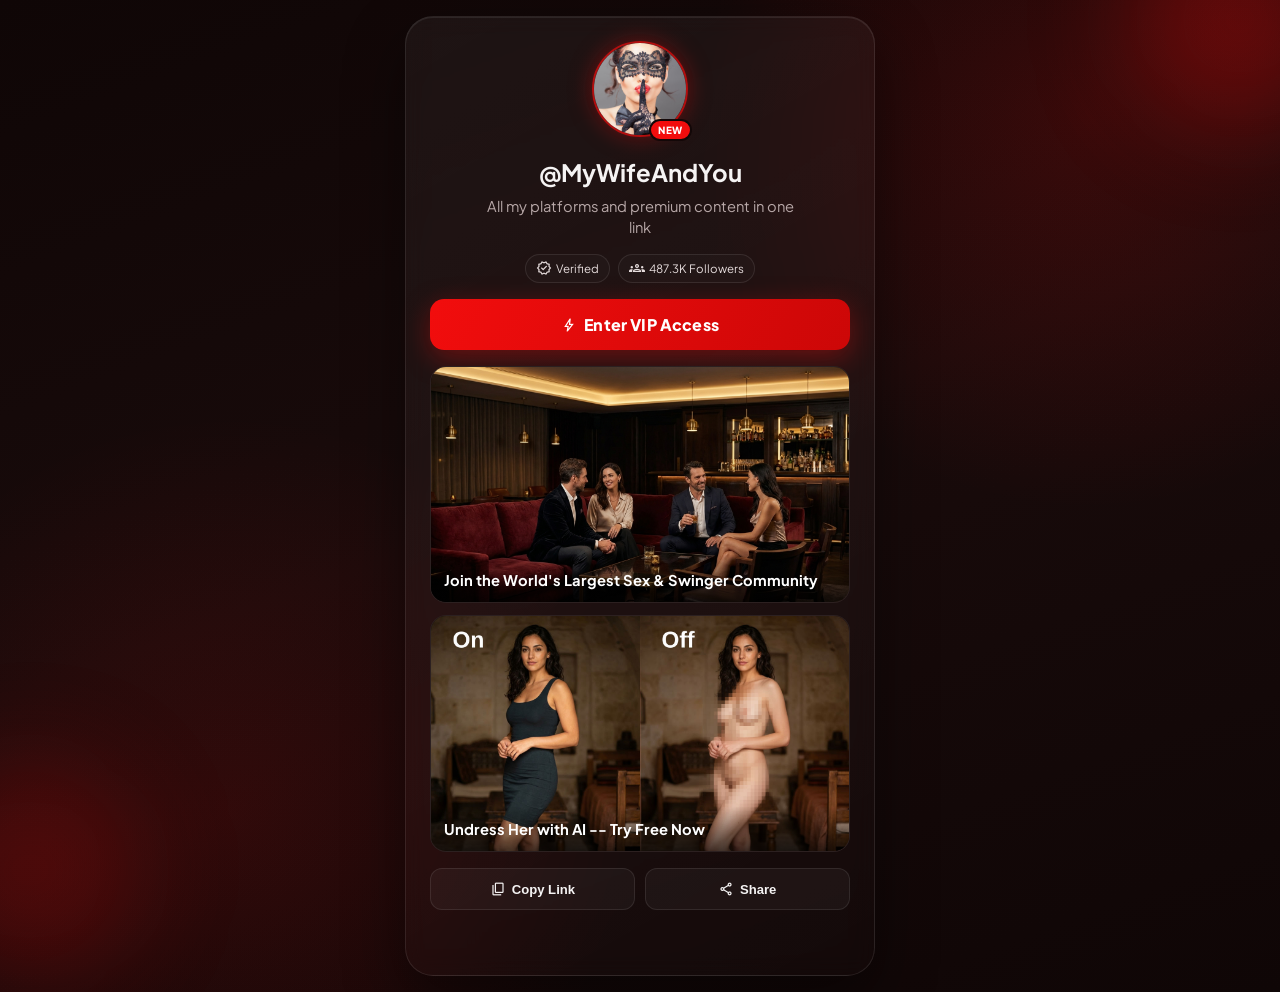
<file: index.html>
<!DOCTYPE html>
<html lang="en">
  <head>
    <meta charset="UTF-8" />
    <meta name="viewport" content="width=device-width, initial-scale=1.0" />
    <title data-i18n="meta.pageTitle">XADS | Link Page</title>
    <link rel="preconnect" href="https://fonts.googleapis.com" />
    <link rel="preconnect" href="https://fonts.gstatic.com" crossorigin />
    <link
      href="https://fonts.googleapis.com/css2?family=Plus+Jakarta+Sans:wght@400;500;700;800&display=swap"
      rel="stylesheet"
    />
    <link
      href="https://fonts.googleapis.com/css2?family=Material+Symbols+Outlined:FILL@0..1&display=swap"
      rel="stylesheet"
    />
    <link rel="stylesheet" href="styles.css" />
  </head>
  <body>
    <div class="bg-orb orb-one" aria-hidden="true"></div>
    <div class="bg-orb orb-two" aria-hidden="true"></div>

    <main class="page-shell">
      <section class="profile-card">
        <header class="profile-header">
          <div class="avatar-wrap">
            <img
              src="./images/n_GXWkrVpBOnIq9PWkJh6LaOilO-KtZTHz5idz458-6exdy5ZXE5asDMCZTk7KHfCa0qR.jpg"
              alt="Profile photo"
              data-i18n-attr="alt:profile.avatarAlt"
              class="avatar"
            />
            <span class="badge">NEW</span>
          </div>
          <h1>@MyWifeAndYou</h1>
          <p class="subtitle" data-i18n="profile.subtitle">
            All my platforms and premium content in one link
          </p>
          <div class="meta-row">
            <span class="meta-pill" data-i18n-attr="aria-label:profile.verified">
              <span class="material-symbols-outlined">verified</span>
              <span data-i18n="profile.verified">Verified</span>
            </span>
            <span class="meta-pill" data-i18n-attr="aria-label:profile.followers">
              <span class="material-symbols-outlined">groups</span>
              <span data-i18n="profile.followers">487,3K Followers</span>
            </span>
          </div>
        </header>

        <a class="vip-btn" href="https://t.co/6aD6LCg7ik" target="_blank" rel="noreferrer">
          <span class="material-symbols-outlined">bolt</span>
          <span data-i18n="cta.vip">Enter VIP Access</span>
        </a>

        <section
          class="affiliate-banners"
          id="affiliateBanners"
          aria-label="Affiliate banners"
          data-i18n-attr="aria-label:banners.aria"
        ></section>

        <div class="quick-actions">
          <button type="button" class="action-btn" id="copyBtn">
            <span class="material-symbols-outlined">content_copy</span>
            <span data-i18n="actions.copy">Copy Link</span>
          </button>
          <button type="button" class="action-btn" id="shareBtn">
            <span class="material-symbols-outlined">share</span>
            <span data-i18n="actions.share">Share</span>
          </button>
        </div>

        <p class="status-text" id="statusText" aria-live="polite"></p>
      </section>
    </main>

    <script src="script.js"></script>
  </body>
</html>
</file>
<file: styles.css>
:root {
  --bg: #130808;
  --bg-soft: #1b0d0d;
  --text: #f5f3f3;
  --muted: #b8a8a8;
  --accent: #f20d0d;
  --accent-soft: rgba(242, 13, 13, 0.22);
  --card: rgba(255, 255, 255, 0.03);
  --border: rgba(255, 255, 255, 0.09);
}

* {
  box-sizing: border-box;
}

html,
body {
  margin: 0;
  padding: 0;
}

body {
  min-height: 100svh;
  font-family: "Plus Jakarta Sans", sans-serif;
  color: var(--text);
  background:
    radial-gradient(circle at 85% 12%, rgba(242, 13, 13, 0.16), transparent 28%),
    radial-gradient(circle at 18% 82%, rgba(242, 13, 13, 0.12), transparent 30%),
    linear-gradient(160deg, #0f0606, #190b0b 48%, #0f0606);
  display: grid;
  place-items: center;
  padding: 1rem;
}

.page-shell {
  width: 100%;
  max-width: 470px;
}

.profile-card {
  background: linear-gradient(150deg, rgba(255, 255, 255, 0.05), rgba(255, 255, 255, 0.01));
  border: 1px solid var(--border);
  border-radius: 28px;
  padding: 1.25rem;
  backdrop-filter: blur(10px);
  box-shadow:
    0 25px 60px rgba(0, 0, 0, 0.45),
    inset 0 1px 0 rgba(255, 255, 255, 0.08);
}

.profile-header {
  text-align: center;
}

.avatar-wrap {
  position: relative;
  width: fit-content;
  margin: 0 auto 1rem;
}

.avatar {
  width: 96px;
  height: 96px;
  border-radius: 50%;
  object-fit: cover;
  border: 2px solid rgba(242, 13, 13, 0.7);
  box-shadow: 0 0 24px rgba(242, 13, 13, 0.36);
}

.badge {
  position: absolute;
  right: -4px;
  bottom: 0;
  background: var(--accent);
  color: #fff;
  border-radius: 999px;
  font-size: 0.62rem;
  padding: 0.2rem 0.46rem;
  font-weight: 800;
  letter-spacing: 0.04em;
  border: 2px solid var(--bg);
}

h1 {
  margin: 0;
  font-size: 1.35rem;
}

.subtitle {
  margin: 0.55rem auto 0;
  max-width: 30ch;
  color: var(--muted);
  font-size: 0.92rem;
  line-height: 1.45;
}

.meta-row {
  margin-top: 0.95rem;
  display: flex;
  justify-content: center;
  gap: 0.5rem;
  flex-wrap: wrap;
}

.meta-pill {
  border: 1px solid var(--border);
  border-radius: 999px;
  padding: 0.35rem 0.6rem;
  color: #e6dddd;
  font-size: 0.72rem;
  display: inline-flex;
  gap: 0.3rem;
  align-items: center;
  background: rgba(255, 255, 255, 0.02);
}

.material-symbols-outlined {
  font-size: 1rem;
  line-height: 1;
  vertical-align: middle;
}

.vip-btn {
  width: 100%;
  margin-top: 1rem;
  border: none;
  border-radius: 14px;
  padding: 0.95rem 1rem;
  text-decoration: none;
  color: #fff;
  font-weight: 800;
  letter-spacing: 0.01em;
  display: inline-flex;
  align-items: center;
  justify-content: center;
  gap: 0.45rem;
  background: linear-gradient(120deg, #f20d0d, #cc0707);
  box-shadow: 0 8px 28px rgba(242, 13, 13, 0.36);
  transition: transform 0.2s ease, box-shadow 0.2s ease;
}

.vip-btn:hover {
  transform: translateY(-2px);
  box-shadow: 0 12px 30px rgba(242, 13, 13, 0.5);
}

.affiliate-banners {
  margin-top: 1rem;
  display: grid;
  gap: 0.75rem;
}

.affiliate-banner {
  position: relative;
  display: block;
  overflow: hidden;
  border: 1px solid var(--border);
  border-radius: 16px;
  background: #170a0a;
  transition: border-color 0.2s ease, transform 0.2s ease, background 0.2s ease;
  animation: reveal 0.45s ease both;
  animation-delay: calc(var(--index) * 80ms);
  min-height: 140px;
}

.affiliate-banner:hover {
  transform: translateY(-2px);
  border-color: rgba(242, 13, 13, 0.45);
}

.affiliate-banner img {
  width: 100%;
  height: 100%;
  min-height: 140px;
  aspect-ratio: 16 / 9;
  display: block;
  object-fit: cover;
}

.affiliate-overlay {
  position: absolute;
  left: 0;
  right: 0;
  bottom: 0;
  padding: 0.85rem 0.8rem;
  background: linear-gradient(to top, rgba(0, 0, 0, 0.7), transparent);
}

.affiliate-overlay h3 {
  margin: 0;
  font-size: 0.92rem;
  color: #fff;
}

.affiliate-overlay p {
  margin: 0.2rem 0 0;
  color: #fff;
  font-size: 0.74rem;
}

.quick-actions {
  margin-top: 1rem;
  display: grid;
  grid-template-columns: 1fr 1fr;
  gap: 0.6rem;
}

.action-btn {
  border: 1px solid var(--border);
  border-radius: 12px;
  padding: 0.75rem 0.65rem;
  background: rgba(255, 255, 255, 0.04);
  color: var(--text);
  display: inline-flex;
  justify-content: center;
  align-items: center;
  gap: 0.35rem;
  font-size: 0.82rem;
  font-weight: 700;
  cursor: pointer;
  transition: background 0.2s ease, border-color 0.2s ease;
}

.action-btn:hover {
  background: rgba(242, 13, 13, 0.16);
  border-color: rgba(242, 13, 13, 0.5);
}

.status-text {
  min-height: 1.1rem;
  text-align: center;
  margin-top: 0.65rem;
  color: #f6a2a2;
  font-size: 0.76rem;
}

.bg-orb {
  position: fixed;
  width: 220px;
  height: 220px;
  border-radius: 50%;
  filter: blur(50px);
  z-index: -1;
  pointer-events: none;
}

.orb-one {
  top: -90px;
  right: -70px;
  background: rgba(242, 13, 13, 0.28);
}

.orb-two {
  left: -80px;
  bottom: -80px;
  background: rgba(242, 13, 13, 0.2);
}

@keyframes reveal {
  from {
    opacity: 0;
    transform: translateY(10px);
  }

  to {
    opacity: 1;
    transform: translateY(0);
  }
}

@media (min-width: 640px) {
  .profile-card {
    padding: 1.5rem;
  }

  h1 {
    font-size: 1.5rem;
  }
}

@media (prefers-reduced-motion: reduce) {
  *,
  *::before,
  *::after {
    animation: none !important;
    transition: none !important;
  }
}
</file>
